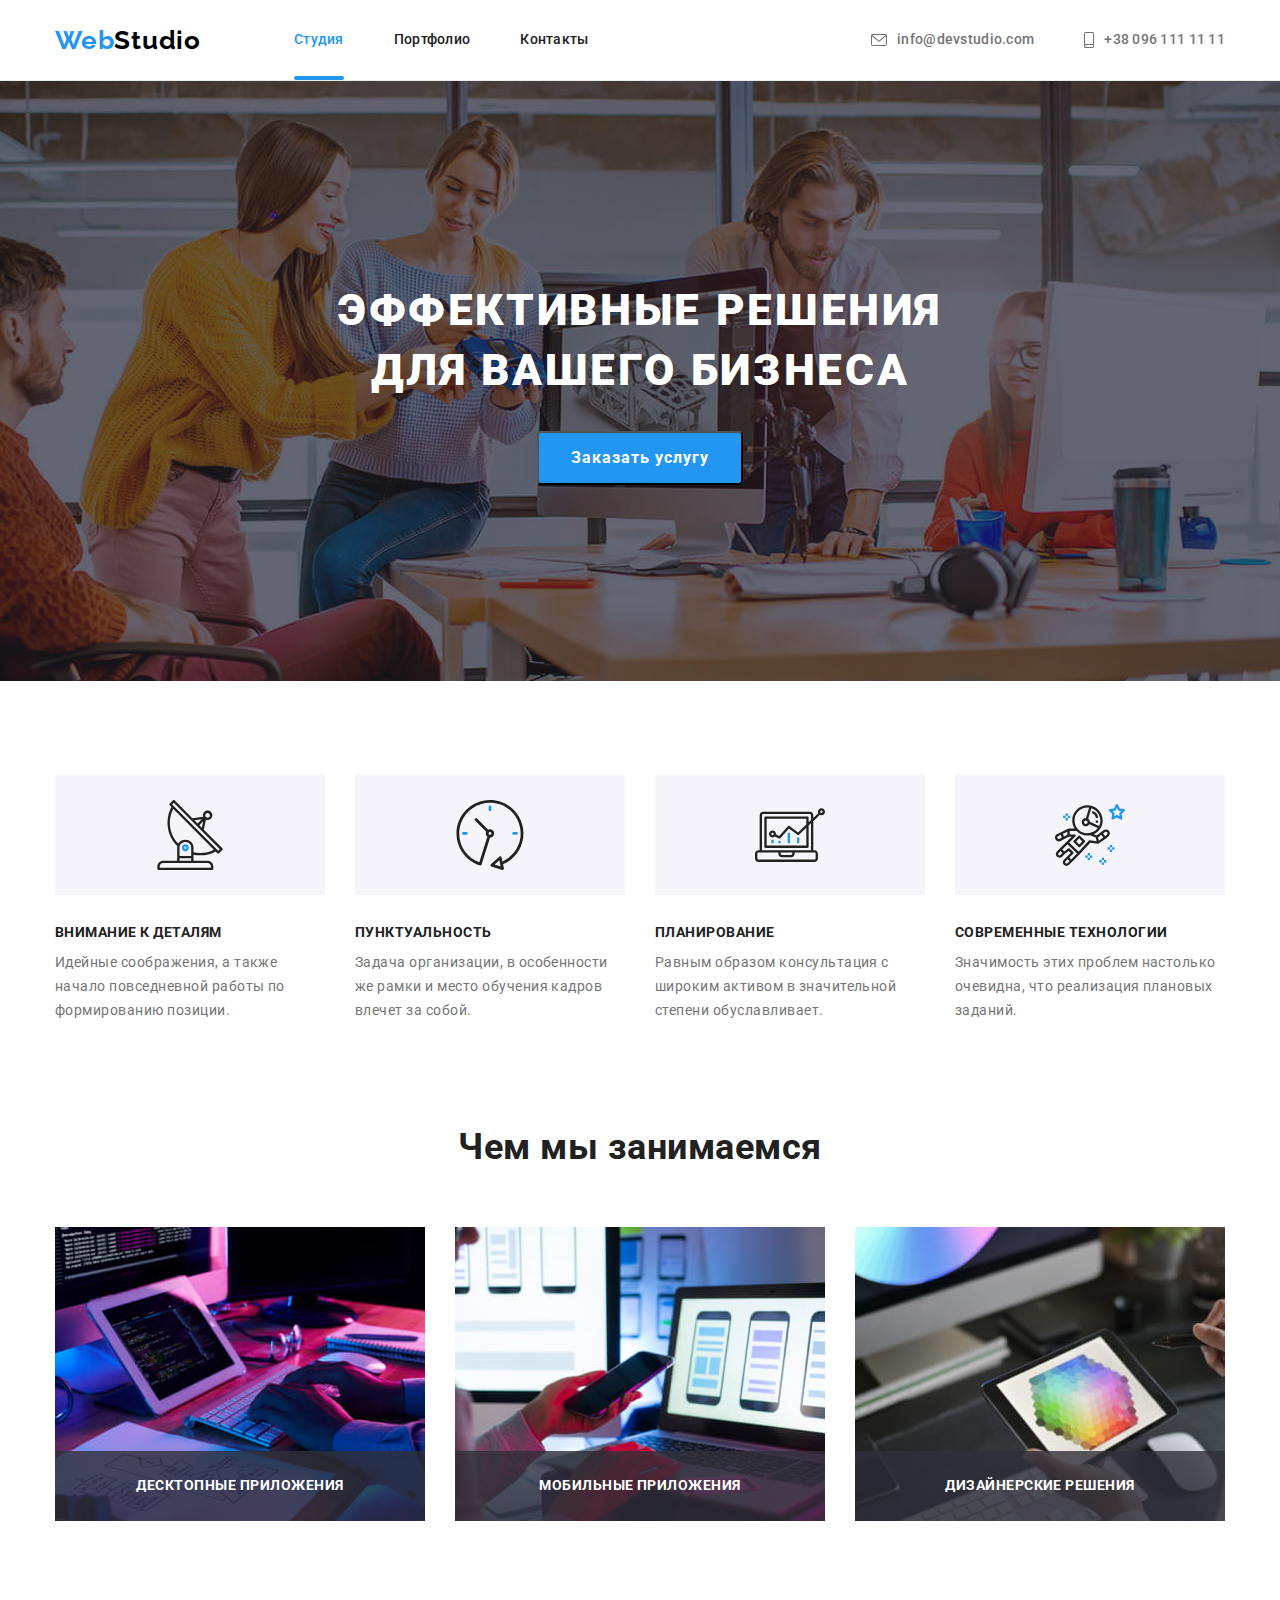
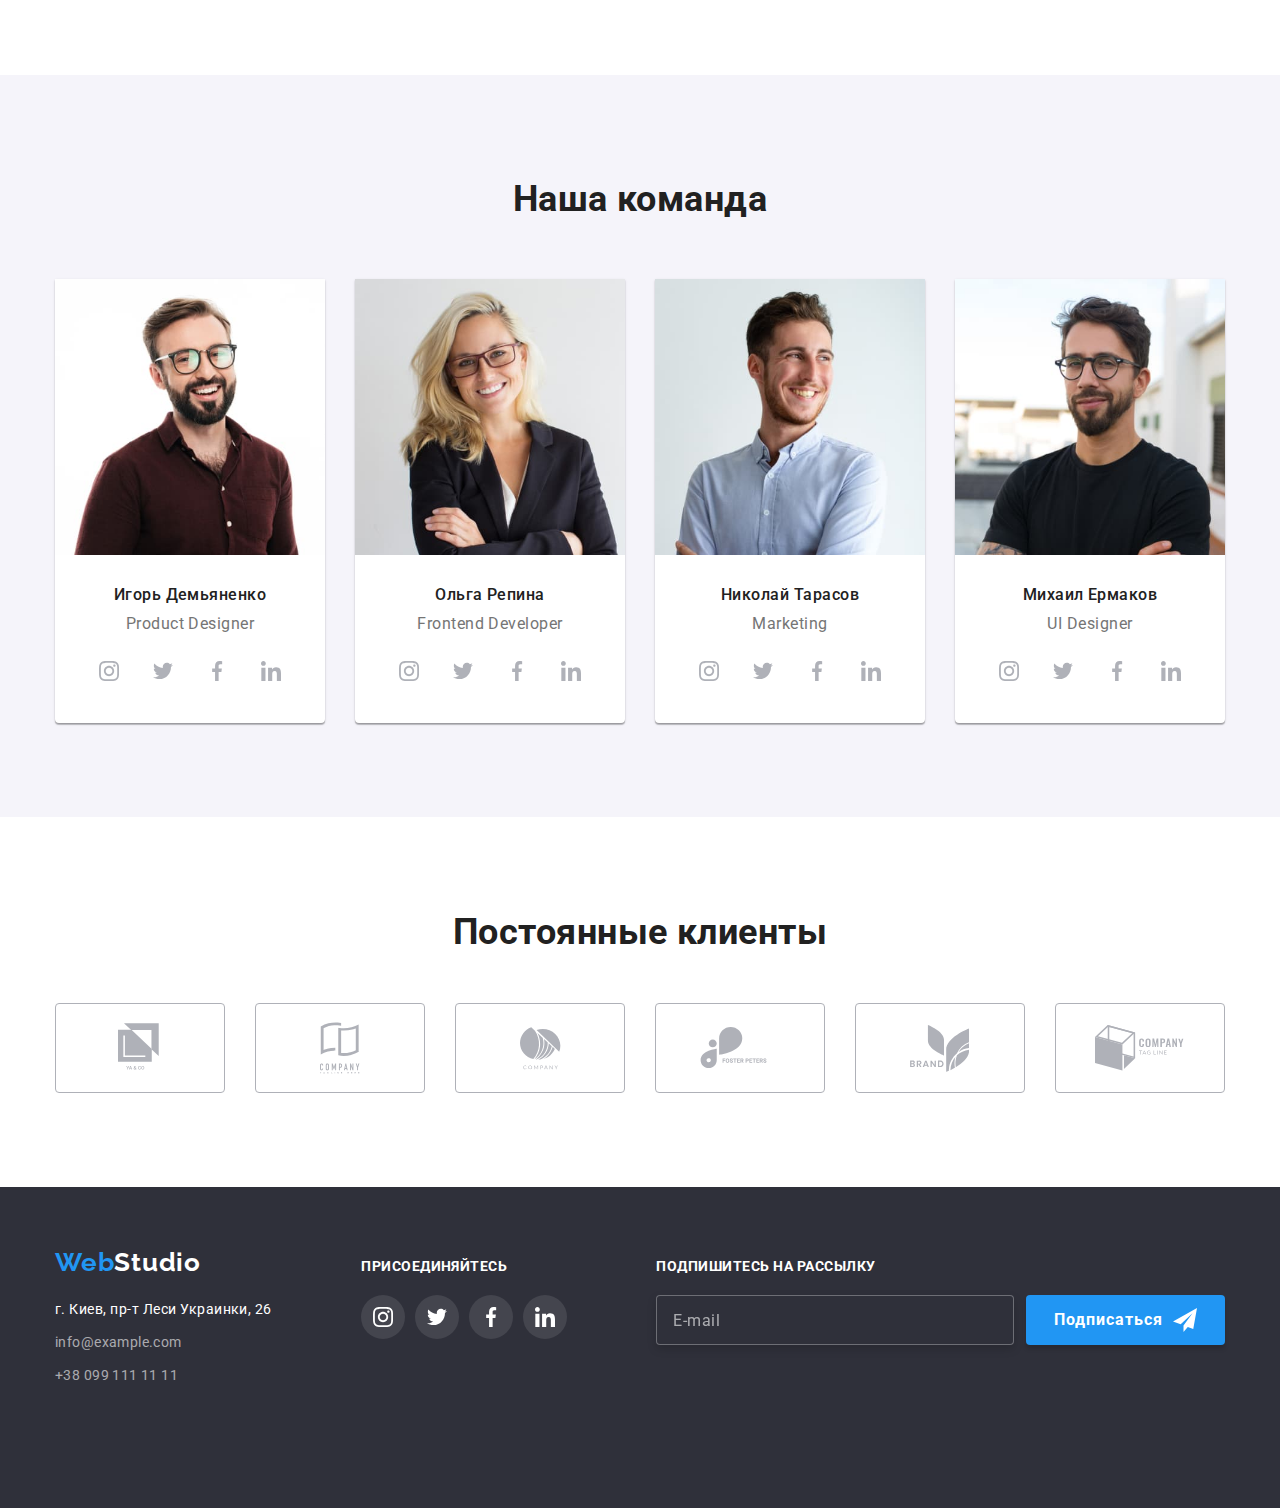
<file: index.html>
<!DOCTYPE html>
<html lang="ru">
  <head>
    <meta charset="UTF-8" />
    <meta
      name="viewport"
      content="width=device-width, initial-scale=1, maximum-scale=1, user-scalable=0"
    />
    <title>WebStudio</title>
    <link
      rel="stylesheet"
      href="https://cdnjs.cloudflare.com/ajax/libs/modern-normalize/1.0.0/modern-normalize.css"
    />
    <link rel="preconnect" href="https://fonts.gstatic.com" />
    <link
      href="https://fonts.googleapis.com/css2?family=Raleway:wght@700&family=Roboto:wght@400;500;700;900&display=swap"
      rel="stylesheet"
    />
    <link rel="stylesheet" href="./css/main.min.css" />
  </head>
  <body>
    <header class="header">
      <div class="nav-mobile container">
        <a class="logo header-logo" href="./index.html"
          ><span>Web</span>Studio</a
        >
        <button
          type="button"
          class="menu-button"
          data-menu-button
          aria-expanded="false"
        >
          <svg
            width="40"
            height="40"
            aria-label="Переключатель мобильного меню"
          >
            <use class="icon-cross" href="./images/sprite.svg#close_40px"></use>
            <use class="icon-menu" href="./images/sprite.svg#menu_40px"></use>
          </svg>
        </button>
        <div class="menu-container" data-menu>
          <ul class="nav-list">
            <li class="nav-item">
              <a class="nav-link" href="./index.html">Студия</a>
            </li>
            <li class="nav-item">
              <a class="nav-link" href="./portfolio.html">Портфолио</a>
            </li>
            <li class="nav-item">
              <a class="nav-link" href="">Контакты</a>
            </li>
          </ul>
          <ul class="nav-list nav-contacts">
            <li class="nav-item">
              <a class="nav-link contact contact-tell" href="tel:+380961111111">
                +38 096 111 11 11
              </a>
            </li>
            <li class="nav-item">
              <a
                class="nav-link contact contact-mail"
                href="mailto:info@devstudio.com"
              >
                info@devstudio.com</a
              >
            </li>
          </ul>
          <ul class="menu-social">
            <li class="menu-social-item">
              <a class="menu-social-link" href="">Instagram</a>
            </li>
            <li class="menu-social-item">
              <a class="menu-social-link" href="">Twitter</a>
            </li>
            <li class="menu-social-item">
              <a class="menu-social-link" href="">Facebook</a>
            </li>
            <li class="menu-social-item">
              <a class="menu-social-link" href="">LinkedIn</a>
            </li>
          </ul>
        </div>
      </div>
      <div class="container nav-container">
        <nav class="nav">
          <a class="logo header-logo" href="./index.html"
            ><span>Web</span>Studio</a
          >
          <ul class="nav-list">
            <li class="nav-item">
              <a class="nav-link current" href="./index.html">Студия</a>
            </li>
            <li class="nav-item">
              <a class="nav-link" href="./portfolio.html">Портфолио</a>
            </li>
            <li class="nav-item">
              <a class="nav-link" href="">Контакты</a>
            </li>
          </ul>
        </nav>
        <ul class="nav-list nav-contacts">
          <li class="nav-item">
            <a class="nav-link contact" href="mailto:info@devstudio.com">
              <svg class="nav-icon-env">
                <use href="./images/sprite.svg#icon-envelope"></use>
              </svg>
              info@devstudio.com</a
            >
          </li>
          <li class="nav-item">
            <a class="nav-link contact" href="tel:+380961111111">
              <svg class="nav-icon-smart" width="10" height="16">
                <use href="./images/sprite.svg#icon-smartphone"></use>
              </svg>
              +38 096 111 11 11
            </a>
          </li>
        </ul>
      </div>
    </header>
    <main>
      <section class="hero">
        <div class="container">
          <div class="hero-cont">
            <h1 class="hero-title">Эффективные решения для вашего бизнеса</h1>
            <button class="hero-button" data-modal-open>Заказать услугу</button>
          </div>
        </div>
      </section>

      <!--Описание особенностей-->

      <section class="advantage">
        <div class="container">
          <h2 class="visually-hidden">Особенности</h2>
          <ul class="advantage-list">
            <li class="advantage-item">
              <div class="svg-cont">
                <svg class="icon-advantage" width="70" height="70">
                  <use href="./images/sprite.svg#icon-antenna"></use>
                </svg>
              </div>
              <h3 class="advantage-title">Внимание к деталям</h3>
              <p class="advantage-text">
                Идейные соображения, а также начало повседневной работы по
                формированию позиции.
              </p>
            </li>
            <li class="advantage-item">
              <div class="svg-cont">
                <svg class="icon-advantage" width="70" height="70">
                  <use href="./images/sprite.svg#icon-clock"></use>
                </svg>
              </div>
              <h3 class="advantage-title">Пунктуальность</h3>
              <p class="advantage-text">
                Задача организации, в особенности же рамки и место обучения
                кадров влечет за собой.
              </p>
            </li>
            <li class="advantage-item">
              <div class="svg-cont">
                <svg class="icon-advantage" width="70" height="70">
                  <use href="./images/sprite.svg#icon-diagram"></use>
                </svg>
              </div>
              <h3 class="advantage-title">Планирование</h3>
              <p class="advantage-text">
                Равным образом консультация с широким активом в значительной
                степени обуславливает.
              </p>
            </li>
            <li class="advantage-item">
              <div class="svg-cont">
                <svg class="icon-advantage" width="70" height="70">
                  <use href="./images/sprite.svg#icon-astronaut"></use>
                </svg>
              </div>
              <h3 class="advantage-title">Современные технологии</h3>
              <p class="advantage-text">
                Значимость этих проблем настолько очевидна, что реализация
                плановых заданий.
              </p>
            </li>
          </ul>
        </div>
      </section>

      <!--Фото чем занимаемся-->

      <section class="work">
        <div class="container">
          <h2 class="work-title">Чем мы занимаемся</h2>
          <ul class="work-list">
            <li class="work-item">
              <img
                class="img"
                src="./images/img1.jpg"
                alt="разработка кода"
                width="370"
              />
              <div class="work-box">
                <p class="work-text">Десктопные приложения</p>
              </div>
            </li>

            <li class="work-item">
              <img
                class="img"
                src="./images/img2.jpg"
                alt="создание макета"
                width="370"
              />
              <div class="work-box">
                <p class="work-text">Мобильные приложения</p>
              </div>
            </li>
            <li class="work-item">
              <img
                class="img"
                src="./images/img3.jpg"
                alt="дизайн проект"
                width="370"
              />
              <div class="work-box">
                <p class="work-text">Дизайнерские решения</p>
              </div>
            </li>
          </ul>
        </div>
      </section>

      <!--Описание команды-->

      <section class="team">
        <div class="container">
          <h2 class="team-title">Наша команда</h2>
          <ul class="team-list">
            <li class="team-card">
              <img
                class="img"
                srcset="
                  ./images/team1.jpg        270w,
                  ./images/team1-tabl1x.jpg 354w,
                  ./images/team1-mob1x.jpg  450w
                "
                src="./images/team1.jpg"
                alt="фото Игоря Демьяненко"
              />
              <h3 class="team-item">Игорь Демьяненко</h3>
              <p class="team-text">Product Designer</p>
              <ul class="social-link-list social-link-list-bottom">
                <li class="social-item">
                  <a class="social-link social-link-card" href="">
                    <svg width="20" height="20">
                      <use href="./images/sprite.svg#icon-instagram"></use>
                    </svg>
                  </a>
                </li>
                <li class="social-item">
                  <a class="social-link social-link-card" href="">
                    <svg width="20" height="20">
                      <use href="./images/sprite.svg#icon-twitter"></use>
                    </svg>
                  </a>
                </li>
                <li class="social-item">
                  <a class="social-link social-link-card" href="">
                    <svg width="20" height="20">
                      <use href="./images/sprite.svg#icon-facebook"></use>
                    </svg>
                  </a>
                </li>
                <li class="social-item">
                  <a class="social-link social-link-card" href="">
                    <svg width="20" height="20">
                      <use href="./images/sprite.svg#icon-linkedin"></use>
                    </svg>
                  </a>
                </li>
              </ul>
            </li>
            <li class="team-card">
              <img
                class="img"
                srcset="
                  ./images/team2-mob1x.jpg  450w,
                  ./images/team2-tabl1x.jpg 354w,
                  ./images/team2.jpg        270w
                "
                src="./images/team2.jpg"
                alt="фото Ольги Репиной"
              />
              <h3 class="team-item">Ольга Репина</h3>
              <p class="team-text">Frontend Developer</p>
              <ul class="social-link-list social-link-list-bottom">
                <li class="social-item">
                  <a class="social-link social-link-card" href="">
                    <svg width="20" height="20">
                      <use href="./images/sprite.svg#icon-instagram"></use>
                    </svg>
                  </a>
                </li>
                <li class="social-item">
                  <a class="social-link social-link-card" href="">
                    <svg width="20" height="20">
                      <use href="./images/sprite.svg#icon-twitter"></use>
                    </svg>
                  </a>
                </li>
                <li class="social-item">
                  <a class="social-link social-link-card" href="">
                    <svg width="20" height="20">
                      <use href="./images/sprite.svg#icon-facebook"></use>
                    </svg>
                  </a>
                </li>
                <li class="social-item">
                  <a class="social-link social-link-card" href="">
                    <svg width="20" height="20">
                      <use href="./images/sprite.svg#icon-linkedin"></use>
                    </svg>
                  </a>
                </li>
              </ul>
            </li>
            <li class="team-card">
              <img
                class="img"
                srcset="
                  ./images/team3-mob1x.jpg  450w,
                  ./images/team3-tabl1x.jpg 354w,
                  ./images/team3.jpg        270w
                "
                src="./images/team3.jpg"
                alt="фото Николая Тарасова"
              />
              <h3 class="team-item">Николай Тарасов</h3>
              <p class="team-text">Marketing</p>
              <ul class="social-link-list social-link-list-bottom">
                <li class="social-item">
                  <a class="social-link social-link-card" href="">
                    <svg width="20" height="20">
                      <use href="./images/sprite.svg#icon-instagram"></use>
                    </svg>
                  </a>
                </li>
                <li class="social-item">
                  <a class="social-link social-link-card" href="">
                    <svg width="20" height="20">
                      <use href="./images/sprite.svg#icon-twitter"></use>
                    </svg>
                  </a>
                </li>
                <li class="social-item">
                  <a class="social-link social-link-card" href="">
                    <svg width="20" height="20">
                      <use href="./images/sprite.svg#icon-facebook"></use>
                    </svg>
                  </a>
                </li>
                <li class="social-item">
                  <a class="social-link social-link-card" href="">
                    <svg width="20" height="20">
                      <use href="./images/sprite.svg#icon-linkedin"></use>
                    </svg>
                  </a>
                </li>
              </ul>
            </li>
            <li class="team-card">
              <img
                class="img"
                srcset="
                  ./images/team4-mob1x.jpg  450w,
                  ./images/team4-tabl1x.jpg 354w,
                  ./images/team4.jpg        270w
                "
                src="./images/team4.jpg"
                alt="фото Михаила Ермакова"
              />
              <h3 class="team-item">Михаил Ермаков</h3>
              <p class="team-text">UI Designer</p>
              <ul class="social-link-list social-link-list-bottom">
                <li class="social-item">
                  <a class="social-link social-link-card" href="">
                    <svg width="20" height="20">
                      <use href="./images/sprite.svg#icon-instagram"></use>
                    </svg>
                  </a>
                </li>
                <li class="social-item">
                  <a class="social-link social-link-card" href="">
                    <svg width="20" height="20">
                      <use href="./images/sprite.svg#icon-twitter"></use>
                    </svg>
                  </a>
                </li>
                <li class="social-item">
                  <a class="social-link social-link-card" href="">
                    <svg width="20" height="20">
                      <use href="./images/sprite.svg#icon-facebook"></use>
                    </svg>
                  </a>
                </li>
                <li class="social-item">
                  <a class="social-link social-link-card" href="">
                    <svg width="20" height="20">
                      <use href="./images/sprite.svg#icon-linkedin"></use>
                    </svg>
                  </a>
                </li>
              </ul>
            </li>
          </ul>
        </div>
      </section>
      <section class="client">
        <div class="container">
          <h2 class="client-title">Постоянные клиенты</h2>
          <ul class="client-list">
            <li class="client-item">
              <a class="client-link" href="">
                <svg width="45" height="50">
                  <use href="./images/sprite.svg#icon-logo-1"></use>
                </svg>
              </a>
            </li>
            <li class="client-item">
              <a class="client-link" href="">
                <svg width="40" height="52">
                  <use href="./images/sprite.svg#icon-logo-2"></use>
                </svg>
              </a>
            </li>
            <li class="client-item">
              <a class="client-link" href="">
                <svg width="41" height="43">
                  <use href="./images/sprite.svg#icon-logo-3"></use>
                </svg>
              </a>
            </li>
            <li class="client-item">
              <a class="client-link" href="">
                <svg width="80" height="42">
                  <use href="./images/sprite.svg#icon-logo-4"></use>
                </svg>
              </a>
            </li>
            <li class="client-item">
              <a class="client-link" href="">
                <svg width="59" height="47">
                  <use href="./images/sprite.svg#icon-logo-5"></use>
                </svg>
              </a>
            </li>
            <li class="client-item">
              <a class="client-link" href="">
                <svg width="89" height="46">
                  <use href="./images/sprite.svg#icon-logo-6"></use>
                </svg>
              </a>
            </li>
          </ul>
        </div>
      </section>
    </main>
    <footer class="footer">
      <div class="container footer-cont">
        <div class="adress-logo">
          <a class="logo footer-logo" href="./index.html"
            ><span>Web</span>Studio</a
          >
          <address class="adress">
            <ul class="adress-list">
              <li class="adress-map">г. Киев, пр-т Леси Украинки, 26</li>
              <li>
                <a class="adress-item" href="mailto:info@example.com"
                  >info@example.com</a
                >
              </li>
              <li>
                <a class="adress-item" href="tel:+380991111111"
                  >+38 099 111 11 11</a
                >
              </li>
            </ul>
          </address>
        </div>
        <div class="footer-social">
          <h2 class="footer-title">присоединяйтесь</h2>
          <ul class="social-link-list footer-social-list">
            <li class="social-item">
              <a class="social-link footer-social-link" href="">
                <svg width="20" height="20">
                  <use href="./images/sprite.svg#icon-instagram"></use>
                </svg>
              </a>
            </li>
            <li class="social-item">
              <a class="social-link footer-social-link" href="">
                <svg width="20" height="20">
                  <use href="./images/sprite.svg#icon-twitter"></use>
                </svg>
              </a>
            </li>
            <li class="social-item">
              <a class="social-link footer-social-link" href="">
                <svg width="20" height="20">
                  <use href="./images/sprite.svg#icon-facebook"></use>
                </svg>
              </a>
            </li>
            <li class="social-item">
              <a class="social-link footer-social-link" href="">
                <svg width="20" height="20">
                  <use href="./images/sprite.svg#icon-linkedin"></use>
                </svg>
              </a>
            </li>
          </ul>
        </div>
        <div class="subscribe">
          <h2 class="footer-title">Подпишитесь на рассылку</h2>
          <form class="form" name="subscribe">
            <label class="email">
              <input
                class="email-input"
                type="email"
                name="email"
                placeholder="E-mail"
            /></label>
            <button class="button-subscribe" type="submit">
              <span class="subscribe-text">Подписаться</span>
              <svg width="24" height="24">
                <use href="./images/sprite.svg#icon-send"></use>
              </svg>
            </button>
          </form>
        </div>
      </div>
    </footer>
    <div class="backdrop is-hidden" data-modal>
      <div class="modal">
        <button class="button-close" data-modal-close>
          <svg width="11" height="11">
            <use href="./images/sprite.svg#icon-close"></use>
          </svg>
        </button>
        <h3 class="modal-title">Оставьте свои данные, мы вам перезвоним</h3>
        <form class="input-data" name="input-data">
          <div class="data-container">
            <label class="modal-label" for="modal-input-name">Имя</label>
            <div class="input-box">
              <input
                type="text"
                name="name"
                class="modal-input"
                id="modal-input-name"
              />
              <svg class="icon-modal" width="12" height="12">
                <use href="./images/sprite.svg#icon-man"></use>
              </svg>
            </div>
          </div>
          <div class="data-container">
            <label class="modal-label" for="modal-input-tel">Телефон</label>
            <div class="input-box">
              <input
                type="tel"
                name="tel"
                class="modal-input"
                id="modal-input-tel"
              />
              <svg class="icon-modal" width="13" height="13">
                <use href="./images/sprite.svg#icon-tell"></use>
              </svg>
            </div>
          </div>
          <div class="data-container">
            <label class="modal-label" for="modal-input-email">Почта</label>
            <div class="input-box">
              <input
                type="email"
                name="email"
                class="modal-input"
                id="modal-input-email"
              />
              <svg class="icon-modal" width="15" height="12">
                <use href="./images/sprite.svg#icon-mail"></use>
              </svg>
            </div>
          </div>
          <div class="data-text">
            <label class="modal-label" for="modal-input-text"
              >Комментарий</label
            >
            <textarea
              class="input-text"
              name="text-comment"
              id="modal-input-text"
              placeholder="Введите текст"
              rows="6"
            ></textarea>
          </div>
          <label class="check">
            <input
              class="visually-hidden checkbox"
              type="checkbox"
              name="checkbox"
              value="accept"
            />
            <span class="icon-check"></span>
            <span class="check-text"
              >Соглашаюсь с рассылкой и принимаю
              <a href="">Условия договора</a></span
            >
          </label>
          <button class="button-data" type="submit">
            <span class="button-data-text">Отправить</span>
          </button>
        </form>
      </div>
    </div>
    <script src="./js/menu.js"></script>
    <script src="./js/modal.js"></script>
  </body>
</html>
</file>
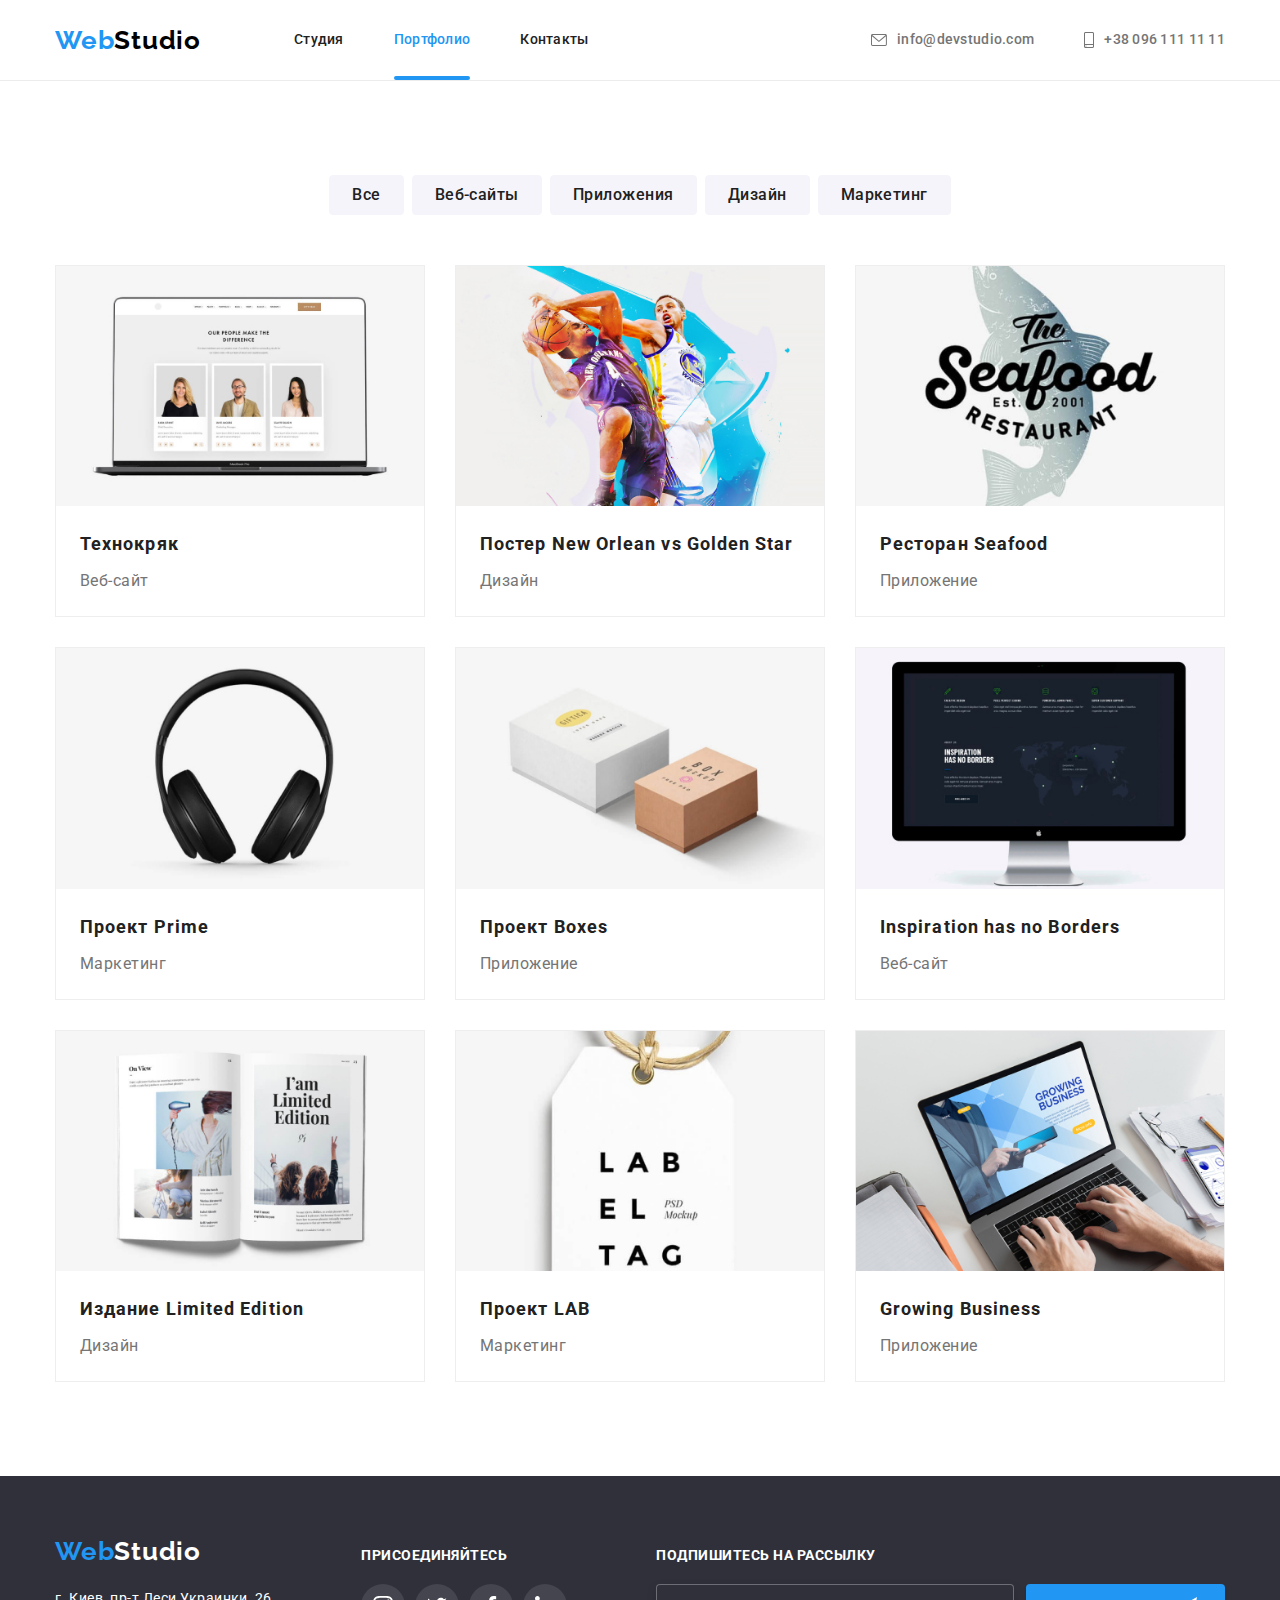
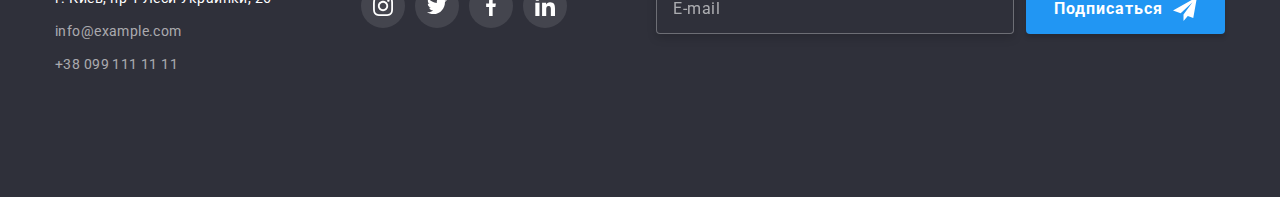
<file: portfolio.html>
<!DOCTYPE html>
<html lang="ru">
  <head>
    <meta charset="UTF-8" />
    <meta name="viewport" content="width=device-width, initial-scale=1.0" />
    <title>WebStudio</title>
    <link
      rel="stylesheet"
      href="https://cdnjs.cloudflare.com/ajax/libs/modern-normalize/1.0.0/modern-normalize.css"
    />
    <link rel="preconnect" href="https://fonts.gstatic.com" />
    <link
      href="https://fonts.googleapis.com/css2?family=Raleway:wght@700&family=Roboto:wght@400;500;700;900&display=swap"
      rel="stylesheet"
    />
    <link rel="stylesheet" href="./css/main.min.css" />
  </head>
  <body>
    <header class="header">
      <div class="nav-mobile container">
        <a class="logo header-logo" href="./index.html"
          ><span>Web</span>Studio</a
        >
        <button
          type="button"
          class="menu-button"
          data-menu-button
          aria-expanded="false"
        >
          <svg
            width="40"
            height="40"
            aria-label="Переключатель мобильного меню"
          >
            <use class="icon-cross" href="./images/sprite.svg#close_40px"></use>
            <use class="icon-menu" href="./images/sprite.svg#menu_40px"></use>
          </svg>
        </button>
        <div class="menu-container" data-menu>
          <ul class="nav-list">
            <li class="nav-item">
              <a class="nav-link" href="./index.html">Студия</a>
            </li>
            <li class="nav-item">
              <a class="nav-link" href="./portfolio.html">Портфолио</a>
            </li>
            <li class="nav-item">
              <a class="nav-link" href="">Контакты</a>
            </li>
          </ul>
          <ul class="nav-list nav-contacts">
            <li class="nav-item">
              <a class="nav-link contact contact-tell" href="tel:+380961111111">
                +38 096 111 11 11
              </a>
            </li>
            <li class="nav-item">
              <a
                class="nav-link contact contact-mail"
                href="mailto:info@devstudio.com"
              >
                info@devstudio.com</a
              >
            </li>
          </ul>
          <ul class="menu-social">
            <li class="menu-social-item">
              <a class="menu-social-link" href="">Instagram</a>
            </li>
            <li class="menu-social-item">
              <a class="menu-social-link" href="">Twitter</a>
            </li>
            <li class="menu-social-item">
              <a class="menu-social-link" href="">Facebook</a>
            </li>
            <li class="menu-social-item">
              <a class="menu-social-link" href="">LinkedIn</a>
            </li>
          </ul>
        </div>
      </div>
      <div class="container nav-container">
        <nav class="nav">
          <a class="logo header-logo" href="./index.html"
            ><span>Web</span>Studio</a
          >
          <ul class="nav-list">
            <li class="nav-item">
              <a class="nav-link" href="./index.html">Студия</a>
            </li>
            <li class="nav-item">
              <a class="nav-link current" href="./portfolio.html">Портфолио</a>
            </li>
            <li class="nav-item">
              <a class="nav-link" href="">Контакты</a>
            </li>
          </ul>
        </nav>
        <ul class="nav-list nav-contacts">
          <li class="nav-item">
            <a class="nav-link contact" href="mailto:info@devstudio.com">
              <svg class="nav-icon-env">
                <use href="./images/sprite.svg#icon-envelope"></use>
              </svg>
              info@devstudio.com</a
            >
          </li>
          <li class="nav-item">
            <a class="nav-link contact" href="tel:+380961111111">
              <svg class="nav-icon-smart" width="10" height="16">
                <use href="./images/sprite.svg#icon-smartphone"></use>
              </svg>
              +38 096 111 11 11
            </a>
          </li>
        </ul>
      </div>
    </header>
    <main>
      <div class="portfolio">
        <div class="container">
          <ul class="selection">
            <li class="selection-item">
              <button class="filter-button">Все</button>
            </li>
            <li class="selection-item">
              <button class="filter-button">Веб-сайты</button>
            </li>
            <li class="selection-item">
              <button class="filter-button">Приложения</button>
            </li>
            <li class="selection-item">
              <button class="filter-button">Дизайн</button>
            </li>
            <li class="selection-item">
              <button class="filter-button">Маркетинг</button>
            </li>
          </ul>
        </div>
        <div class="container">
          <section class="progect">
            <ul class="progect-list">
              <li class="progect-item">
                <a class="progect-link" href="">
                  <div class="progect-thumb">
                    <img
                      class="img"
                      srcset="
                        ./images/portf1-mob1x.jpg  450w,
                        ./images/portf1-tabl1x.jpg 354w,
                        ./images/portf1.jpg        370w
                      "
                      src="./images/portf1.jpg"
                      alt="открытый ноутбук"
                    />
                    <p class="text-overley">
                      Технокряк это современная площадка распространения
                      коронавируса. Компании используют эту платформу для
                      цифрового шпионажа и атак на защищённые сервера
                      конкурентов.
                    </p>
                  </div>

                  <div class="link-description">
                    <h3 class="progect-title">Технокряк</h3>
                    <p class="progect-text">Веб-сайт</p>
                  </div>
                </a>
              </li>
              <li class="progect-item">
                <a class="progect-link" href="">
                  <div class="progect-thumb">
                    <img
                      class="img"
                      srcset="
                        ./images/portf2-mob1x.jpg  450w,
                        ./images/portf2-tabl1x.jpg 354w,
                        ./images/portf2.jpg        370w
                      "
                      src="./images/portf2.jpg"
                      alt="два баскетболиста с мячем"
                    />
                    <p class="text-overley">
                      Технокряк это современная площадка распространения
                      коронавируса. Компании используют эту платформу для
                      цифрового шпионажа и атак на защищённые сервера
                      конкурентов.
                    </p>
                  </div>
                  <div class="link-description">
                    <h3 class="progect-title">
                      Постер New Orlean vs Golden Star
                    </h3>
                    <p class="progect-text">Дизайн</p>
                  </div>
                </a>
              </li>
              <li class="progect-item">
                <a class="progect-link" href="">
                  <div class="progect-thumb">
                    <img
                      class="img"
                      srcset="
                        ./images/portf3-mob1x.jpg  450w,
                        ./images/portf3-tabl1x.jpg 354w,
                        ./images/portf3.jpg        370w
                      "
                      src="./images/portf3.jpg"
                      alt="рыба с надписью"
                    />
                    <p class="text-overley">
                      Технокряк это современная площадка распространения
                      коронавируса. Компании используют эту платформу для
                      цифрового шпионажа и атак на защищённые сервера
                      конкурентов.
                    </p>
                  </div>
                  <div class="link-description">
                    <h3 class="progect-title">Ресторан Seafood</h3>
                    <p class="progect-text">Приложение</p>
                  </div>
                </a>
              </li>
              <li class="progect-item">
                <a class="progect-link" href="">
                  <div class="progect-thumb">
                    <img
                      class="img"
                      srcset="
                        ./images/portf4-mob1x.jpg  450w,
                        ./images/portf4-tabl1x.jpg 354w,
                        ./images/portf4.jpg        370w
                      "
                      src="./images/portf4.jpg"
                      alt="наушники"
                    />
                    <p class="text-overley">
                      Технокряк это современная площадка распространения
                      коронавируса. Компании используют эту платформу для
                      цифрового шпионажа и атак на защищённые сервера
                      конкурентов.
                    </p>
                  </div>
                  <div class="link-description">
                    <h3 class="progect-title">Проект Prime</h3>
                    <p class="progect-text">Маркетинг</p>
                  </div>
                </a>
              </li>
              <li class="progect-item">
                <a class="progect-link" href="">
                  <div class="progect-thumb">
                    <img
                      class="img"
                      srcset="
                        ./images/portf5-mob1x.jpg  450w,
                        ./images/portf5-tabl1x.jpg 354w,
                        ./images/portf5.jpg        370w
                      "
                      src="./images/portf5.jpg"
                      alt="две коробки"
                    />
                    <p class="text-overley">
                      Технокряк это современная площадка распространения
                      коронавируса. Компании используют эту платформу для
                      цифрового шпионажа и атак на защищённые сервера
                      конкурентов.
                    </p>
                  </div>
                  <div class="link-description">
                    <h3 class="progect-title">Проект Boxes</h3>
                    <p class="progect-text">Приложение</p>
                  </div>
                </a>
              </li>
              <li class="progect-item">
                <a class="progect-link" href="">
                  <div class="progect-thumb">
                    <img
                      class="img"
                      srcset="
                        ./images/portf6-mob1x.jpg  450w,
                        ./images/portf6-tabl1x.jpg 354w,
                        ./images/portf6.jpg        370w
                      "
                      src="./images/portf6.jpg"
                      alt="монитор"
                    />
                    <p class="text-overley">
                      Технокряк это современная площадка распространения
                      коронавируса. Компании используют эту платформу для
                      цифрового шпионажа и атак на защищённые сервера
                      конкурентов.
                    </p>
                  </div>
                  <div class="link-description">
                    <h3 class="progect-title">Inspiration has no Borders</h3>
                    <p class="progect-text">Веб-сайт</p>
                  </div>
                </a>
              </li>
              <li class="progect-item">
                <a class="progect-link" href="">
                  <div class="progect-thumb">
                    <img
                      class="img"
                      srcset="
                        ./images/portf7-mob1x.jpg  450w,
                        ./images/portf7-tabl1x.jpg 354w,
                        ./images/portf7.jpg        370w
                      "
                      src="./images/portf7.jpg"
                      alt="открытый журнал"
                    />
                    <p class="text-overley">
                      Технокряк это современная площадка распространения
                      коронавируса. Компании используют эту платформу для
                      цифрового шпионажа и атак на защищённые сервера
                      конкурентов.
                    </p>
                  </div>
                  <div class="link-description">
                    <h3 class="progect-title">Издание Limited Edition</h3>
                    <p class="progect-text">Дизайн</p>
                  </div>
                </a>
              </li>
              <li class="progect-item">
                <a class="progect-link" href="">
                  <div class="progect-thumb">
                    <img
                      class="img"
                      srcset="
                        ./images/portf8-mob1x.jpg  450w,
                        ./images/portf8-tabl1x.jpg 354w,
                        ./images/portf8.jpg        370w
                      "
                      src="./images/portf8.jpg"
                      alt="этикетка"
                    />
                    <p class="text-overley">
                      Технокряк это современная площадка распространения
                      коронавируса. Компании используют эту платформу для
                      цифрового шпионажа и атак на защищённые сервера
                      конкурентов.
                    </p>
                  </div>
                  <div class="link-description">
                    <h3 class="progect-title">Проект LAB</h3>
                    <p class="progect-text">Маркетинг</p>
                  </div>
                </a>
              </li>
              <li class="progect-item">
                <a class="progect-link" href="">
                  <div class="progect-thumb">
                    <img
                      class="img"
                      srcset="
                        ./images/portf9-mob1x.jpg  450w,
                        ./images/portf9-tabl1x.jpg 354w,
                        ./images/portf9.jpg        370w
                      "
                      src="./images/portf9.jpg"
                      alt="руки на клавиатуре"
                    />
                    <p class="text-overley">
                      Технокряк это современная площадка распространения
                      коронавируса. Компании используют эту платформу для
                      цифрового шпионажа и атак на защищённые сервера
                      конкурентов.
                    </p>
                  </div>
                  <div class="link-description">
                    <h3 class="progect-title">Growing Business</h3>
                    <p class="progect-text">Приложение</p>
                  </div>
                </a>
              </li>
            </ul>
          </section>
        </div>
      </div>
    </main>
    <footer class="footer">
      <div class="container footer-cont">
        <div class="adress-logo">
          <a class="logo footer-logo" href="./index.html"
            ><span>Web</span>Studio</a
          >
          <address class="adress">
            <ul class="adress-list">
              <li class="adress-map">г. Киев, пр-т Леси Украинки, 26</li>
              <li>
                <a class="adress-item" href="mailto:info@example.com"
                  >info@example.com</a
                >
              </li>
              <li>
                <a class="adress-item" href="tel:+380991111111"
                  >+38 099 111 11 11</a
                >
              </li>
            </ul>
          </address>
        </div>
        <div class="footer-social">
          <h2 class="footer-title">присоединяйтесь</h2>
          <ul class="social-link-list footer-social-list">
            <li class="social-item">
              <a class="social-link footer-social-link" href="">
                <svg width="20" height="20">
                  <use href="./images/sprite.svg#icon-instagram"></use>
                </svg>
              </a>
            </li>
            <li class="social-item">
              <a class="social-link footer-social-link" href="">
                <svg width="20" height="20">
                  <use href="./images/sprite.svg#icon-twitter"></use>
                </svg>
              </a>
            </li>
            <li class="social-item">
              <a class="social-link footer-social-link" href="">
                <svg width="20" height="20">
                  <use href="./images/sprite.svg#icon-facebook"></use>
                </svg>
              </a>
            </li>
            <li class="social-item">
              <a class="social-link footer-social-link" href="">
                <svg width="20" height="20">
                  <use href="./images/sprite.svg#icon-linkedin"></use>
                </svg>
              </a>
            </li>
          </ul>
        </div>
        <div class="subscribe">
          <h2 class="footer-title">Подпишитесь на рассылку</h2>
          <form class="form" name="subscribe">
            <label class="email">
              <input
                class="email-input"
                type="email"
                name="email"
                placeholder="E-mail"
            /></label>
            <button class="button-subscribe" type="submit">
              <span class="subscribe-text">Подписаться</span>
              <svg width="24" height="24">
                <use href="./images/sprite.svg#icon-send"></use>
              </svg>
            </button>
          </form>
        </div>
      </div>
    </footer>
    <script src="./js/menu.js"></script>
  </body>
</html>
</file>
<file: css/main.min.css>
.button-data,.button-subscribe,.client-link,.svg-cont,.social-item .social-link,.button-close{display:-webkit-box;display:-ms-flexbox;display:flex;-webkit-box-align:center;-ms-flex-align:center;align-items:center;-webkit-box-pack:center;-ms-flex-pack:center;justify-content:center}body{color:#212121;font-family:"Roboto",sans-serif;font-weight:700;letter-spacing:.03em}li{list-style-type:none}.img{display:block;max-width:100%;height:auto}.button-close{position:absolute;top:8px;right:8px;width:30px;height:30px;padding:0;border:1px solid rgba(0,0,0,.1);border-radius:50%;fill:#000;background-color:#fff;-webkit-transition:fill 250ms cubic-bezier(0.4, 0, 0.2, 1);transition:fill 250ms cubic-bezier(0.4, 0, 0.2, 1)}.button-close:focus,.button-close:hover{fill:#2196f3}.container{margin-left:auto;margin-right:auto;padding-left:15px;padding-right:15px}@media screen and (min-width: 480px){.container{width:480px}}@media screen and (min-width: 768px){.container{width:768px}}@media screen and (min-width: 1200px){.container{width:1200px}}.logo{font-family:"Raleway",sans-serif;font-style:normal;font-size:24px;line-height:1.17;letter-spacing:.03em;text-decoration:none}@media screen and (min-width: 1200px){.logo{font-size:26px;line-height:1.19}}.logo>span{color:#2196f3}.social-link-list{display:-webkit-box;display:-ms-flexbox;display:flex;-webkit-box-pack:center;-ms-flex-pack:center;justify-content:center;padding:0}.social-item{margin-right:10px}.social-item:last-child{margin-right:0}.social-item .social-link{width:44px;height:44px;padding:0;border-radius:50%}.visually-hidden{position:absolute;clip:rect(0 0 0 0);width:1px;height:1px;margin:-1px}.advantage{background-color:#fff;padding-top:60px}@media screen and (min-width: 768px){.advantage{padding-top:94px}}.advantage-list{margin:0;padding:0}@media screen and (min-width: 768px){.advantage-list{display:-webkit-box;display:-ms-flexbox;display:flex;-ms-flex-wrap:wrap;flex-wrap:wrap;margin:-15px}}@media screen and (min-width: 1200px){.advantage-list{-ms-flex-wrap:nowrap;flex-wrap:nowrap}}@media screen and (min-width: 768px){.advantage-item{width:calc((100% - 2 * 30px) / 2);margin:15px}}@media screen and (min-width: 1200px){.advantage-item{width:calc((100% - 4 * 30px) / 4)}}@media screen and (max-width: 767px){.advantage-item:not(:last-child){margin-bottom:30px}}.advantage-title{padding:0;margin:0 0 10px 0;text-align:center;font-size:14px;line-height:1.14;text-transform:uppercase}@media screen and (min-width: 768px){.advantage-title{text-align:left}}.advantage-text{padding:0;margin:0;color:#757575;font-size:14px;line-height:1.71;font-weight:400}.svg-cont{height:120px;background-color:#f5f4fa;margin-bottom:30px}.client{background-color:#fff;padding:60px 0 60px 0}@media screen and (min-width: 1200px){.client{padding:94px 0 94px 0}}.client-title{font-size:28px;line-height:1.17;text-align:center;margin:0 0 30px}@media screen and (min-width: 1200px){.client-title{font-size:36px;margin:0 0 50px}}.client-list{display:-webkit-box;display:-ms-flexbox;display:flex;-ms-flex-wrap:wrap;flex-wrap:wrap;-webkit-box-pack:center;-ms-flex-pack:center;justify-content:center;padding:0;margin:-15px}.client-item{margin:15px;width:calc((100% - 2 * 30px) / 2)}@media screen and (min-width: 768px){.client-item{width:calc((100% - 3 * 30px) / 3)}}@media screen and (min-width: 1200px){.client-item{width:calc((100% - 6 * 30px) / 6)}}.client-link{height:90px;border:1px solid #afb1b8;border-radius:4px;fill:#afb1b8;-webkit-transition:border 250ms cubic-bezier(0.4, 0, 0.2, 1),fill 250ms cubic-bezier(0.4, 0, 0.2, 1);transition:border 250ms cubic-bezier(0.4, 0, 0.2, 1),fill 250ms cubic-bezier(0.4, 0, 0.2, 1)}.client-link:hover,.client-link:focus{border:1px solid #2196f3;fill:#2196f3}.footer{background-color:#2f303a;padding:60px 0}.footer-logo{color:#fff}@media screen and (min-width: 768px){.footer-cont{display:-webkit-box;display:-ms-flexbox;display:flex;-ms-flex-pack:distribute;justify-content:space-around;-ms-flex-wrap:wrap;flex-wrap:wrap}}@media screen and (min-width: 1200px){.footer-cont{-ms-flex-wrap:nowrap;flex-wrap:nowrap;-webkit-box-pack:justify;-ms-flex-pack:justify;justify-content:space-between}}.footer-title{color:#fff;font-size:14px;line-height:1.14;text-transform:uppercase;text-align:center;margin:0 0 20px}@media screen and (min-width: 1200px){.footer-title{text-align:start}}.adress-logo{margin:0 auto 60px auto;text-align:center}@media screen and (min-width: 768px){.adress-logo{margin:0 0 60px 0}}@media screen and (min-width: 1200px){.adress-logo{text-align:start}}.adress-list{margin:20px 0 0 0;padding:0}.adress-map{color:#fff;font-family:"Roboto",sans-serif;font-style:normal;font-weight:400;font-size:14px;line-height:1.71}.adress-item{display:block;color:rgba(255,255,255,.6);font-family:"Roboto",sans-serif;font-style:normal;font-weight:400;font-size:14px;line-height:1.71;letter-spacing:.03em;text-decoration:none;margin-top:9px}.footer-social{margin-bottom:60px}@media screen and (min-width: 768px){.footer-social{padding-top:12px}}@media screen and (min-width: 1200px){.footer-social{margin-bottom:0}}.footer-social-list{margin:0}.footer-social-link{background-color:rgba(255,255,255,.1);fill:#fff;-webkit-transition:background-color 250ms cubic-bezier(0.4, 0, 0.2, 1);transition:background-color 250ms cubic-bezier(0.4, 0, 0.2, 1)}.footer-social-link:hover,.footer-social-link:focus{background-color:#2196f3}.subscribe{padding:0}@media screen and (min-width: 1200px){.subscribe{padding:12px 0 0 0}}.subscribe-text{font-family:inherit;font-weight:700;font-size:16px;line-height:1.87;letter-spacing:.06em;padding:0;margin:0 10px 0 0}@media screen and (min-width: 1200px){.form{display:-webkit-box;display:-ms-flexbox;display:flex}}.email{display:block}.email-input{width:100%;height:50px;margin:0 0 20px 0;padding-left:16px;color:#fff;font-weight:400;font-size:16px;line-height:1.25px;letter-spacing:.03em;background-color:#2f303a;border:1px solid rgba(255,255,255,.3);-webkit-filter:drop-shadow(0px 4px 4px rgba(0, 0, 0, 0.15));filter:drop-shadow(0px 4px 4px rgba(0, 0, 0, 0.15));border-radius:4px}@media screen and (min-width: 768px){.email-input{width:450px}}@media screen and (min-width: 1200px){.email-input{width:358px;margin:0 12px 0 0}}.email-input:focus{background-color:#2f303a}.email-input::-webkit-input-placeholder{color:rgba(255,255,255,.6)}.email-input::-moz-placeholder{color:rgba(255,255,255,.6)}.email-input:-ms-input-placeholder{color:rgba(255,255,255,.6)}.email-input::-ms-input-placeholder{color:rgba(255,255,255,.6)}.email-input::placeholder{color:rgba(255,255,255,.6)}.button-subscribe{color:#fff;background-color:#2196f3;border:0;padding:10px 28px;border-radius:4px;margin:0 auto;cursor:pointer;-webkit-box-shadow:0px 4px 4px rgba(0,0,0,.15);box-shadow:0px 4px 4px rgba(0,0,0,.15);fill:#fff}.header{background-color:#fff;border-bottom:1px solid #ececec}@media screen and (max-widht: 767px){.header{position:relative}}.header-logo{color:#212121;display:inline-block;padding-top:16px;padding-bottom:16px}@media screen and (min-width: 768px){.header-logo{padding-top:26px;padding-bottom:26px;margin-right:88px}}@media screen and (min-width: 1200px){.header-logo{color:#000;padding-top:25px;padding-bottom:24px;margin-right:93px}}.nav-container{display:none}@media screen and (min-width: 768px){.nav-container{display:-webkit-box;display:-ms-flexbox;display:flex}}.nav{display:-webkit-box;display:-ms-flexbox;display:flex;-webkit-box-align:center;-ms-flex-align:center;align-items:center}.nav-item{position:relative}.nav-icon-env{margin-right:8px;width:14px;height:10px;fill:currentColor}@media screen and (min-width: 1200px){.nav-icon-env{margin-right:10px;width:16px;height:12px}}.nav-icon-smart{margin-right:8px;width:10px;height:14px;fill:currentColor}@media screen and (min-width: 1200px){.nav-icon-smart{margin-right:10px;width:10px;height:16px}}.nav-list{margin:0;padding:0}@media screen and (min-width: 768px){.nav-list{display:-webkit-box;display:-ms-flexbox;display:flex}}@media screen and (min-width: 768px){.nav-list.nav-contacts{display:block;margin-left:auto;margin-top:21px}}@media screen and (min-width: 1200px){.nav-list.nav-contacts{margin-top:0;display:-webkit-box;display:-ms-flexbox;display:flex}}.nav-list.nav-contacts .nav-item{margin-right:0;margin-bottom:10px}.nav-list.nav-contacts .nav-item:last-child{margin-bottom:0}@media screen and (min-width: 1200px){.nav-list.nav-contacts .nav-item{margin-right:50px;margin-bottom:0}.nav-list.nav-contacts .nav-item:last-child{margin-right:0}}.nav-list.nav-contacts .nav-link{padding:0}@media screen and (min-width: 1200px){.nav-list.nav-contacts .nav-link{padding:32px 0}}.nav-list .nav-item{margin-bottom:32px}.nav-list .nav-item:last-child{margin-bottom:0}@media screen and (min-width: 768px){.nav-list .nav-item{margin-right:50px;margin-bottom:0}.nav-list .nav-item:last-child{margin-right:0}}.nav-link{color:#212121;font-family:"Roboto",sans-serif;font-weight:500;font-size:40px;line-height:1.18;letter-spacing:.02em;text-decoration:none;display:block;-webkit-transition:color 250ms cubic-bezier(0.4, 0, 0.2, 1);transition:color 250ms cubic-bezier(0.4, 0, 0.2, 1)}@media screen and (min-width: 768px){.nav-link{font-size:14px;line-height:1.14;letter-spacing:.02em;text-decoration:none;display:block;padding:32px 0}}.nav-link:hover,.nav-link:focus{color:#2196f3}.nav-link.contact{color:#757575;text-decoration:none}@media screen and (min-width: 768px){.nav-link.contact{display:-webkit-box;display:-ms-flexbox;display:flex;-webkit-box-align:center;-ms-flex-align:center;align-items:center}}.nav-link.contact.contact-tell{font-size:34px;line-height:1.18}.nav-link.contact.contact-mail{font-size:24px;line-height:1.17}.nav-link.contact:hover,.nav-link.contact:focus{color:#2196f3}@media screen and (min-width: 768px){.nav-link.current{color:#2196f3}.nav-link.current::after{content:"";position:absolute;bottom:0;left:0;display:block;width:100%;height:4px;background-color:#2196f3;border-radius:2px}}.menu-button{position:absolute;top:10px;right:15px;display:-webkit-inline-box;display:-ms-inline-flexbox;display:inline-flex;margin:0;padding:0;border:none;background-color:transparent;z-index:4;fill:#212121}.menu-button:hover,.menu-button:focus{fill:#2196f3}@media screen and (min-width: 768px){.menu-button{display:none}}.menu-button .icon-cross{display:none}.menu-button.is-open .icon-cross{display:block}.menu-button.is-open .icon-menu{display:none}@media screen and (min-width: 768px){.nav-mobile{display:none}}.menu-container{display:none;position:absolute;top:0;left:0;width:100%;min-height:100vh;height:100%;padding:48px 40px;background-color:#fff}.menu-container.is-open{display:-webkit-box;display:-ms-flexbox;display:flex;-webkit-box-orient:vertical;-webkit-box-direction:normal;-ms-flex-direction:column;flex-direction:column;-webkit-box-pack:justify;-ms-flex-pack:justify;justify-content:space-between;z-index:2}.menu-social{display:-webkit-box;display:-ms-flexbox;display:flex;-ms-flex-wrap:wrap;flex-wrap:wrap;margin:0;padding:0}.menu-social-item{padding-left:10px;padding-right:10px;border-right:1px solid rgba(33,33,33,.2)}.menu-social-item:first-child{padding-left:0}.menu-social-item:last-child{border-right:none;padding-right:0}.menu-social-link{display:block;text-decoration:none;color:#2196f3;font-weight:500;font-size:18px;line-height:1.22}.hero{color:#fff;height:400px;background-image:-webkit-gradient(linear, left top, left bottom, from(rgba(47, 48, 58, 0.4)), to(rgba(47, 48, 58, 0.4))),url(../images/hero-bg-mob2x.jpg);background-image:linear-gradient(rgba(47, 48, 58, 0.4), rgba(47, 48, 58, 0.4)),url(../images/hero-bg-mob2x.jpg);max-width:768px;margin-left:auto;margin-right:auto;background-color:#c4c4c4;background-repeat:no-repeat;background-position:center;background-size:cover;letter-spacing:.06em;text-align:center;padding-top:118px;padding-bottom:118px}@media screen and (min-width: 768px){.hero{background-image:-webkit-gradient(linear, left top, left bottom, from(rgba(47, 48, 58, 0.4)), to(rgba(47, 48, 58, 0.4))),url(../images/hero-bg-tab1x.jpg);background-image:linear-gradient(rgba(47, 48, 58, 0.4), rgba(47, 48, 58, 0.4)),url(../images/hero-bg-tab1x.jpg);max-width:1199px}}@media screen and (min-width: 1200px){.hero{background-image:-webkit-gradient(linear, left top, left bottom, from(rgba(47, 48, 58, 0.4)), to(rgba(47, 48, 58, 0.4))),url(../images/hero-bg-desk.jpg);background-image:linear-gradient(rgba(47, 48, 58, 0.4), rgba(47, 48, 58, 0.4)),url(../images/hero-bg-desk.jpg);max-width:1600px;height:600px;padding-top:200px;padding-bottom:200px}}.hero-cont{max-width:360px;margin:0 auto}@media screen and (min-width: 1200px){.hero-cont{max-width:700px}}.hero-title{font-weight:900;font-size:26px;line-height:1.62;text-transform:uppercase;margin:0;padding:0;letter-spacing:.06em}@media screen and (min-width: 1200px){.hero-title{font-size:44px;line-height:1.36}}.hero-button{color:#fff;background-color:#2196f3;font-family:inherit;font-weight:700;font-size:16px;line-height:1.88;letter-spacing:.06em;padding:10px 32px;border-radius:4px;margin:30px 0 0 0;cursor:pointer}.backdrop{position:fixed;top:0;left:0;width:100%;height:100%;padding:93px 15px;overflow-y:scroll;background-color:rgba(0,0,0,.2);opacity:1;-webkit-transition:opacity 250ms cubic-bezier(0.4, 0, 0.2, 1);transition:opacity 250ms cubic-bezier(0.4, 0, 0.2, 1)}.backdrop.is-hidden{opacity:0;pointer-events:none}.backdrop.is-hidden .modal{-webkit-transform:translate(-50%, -50%) scale(0.5);transform:translate(-50%, -50%) scale(0.5)}.icon-modal{position:absolute;top:50%;left:15px;-webkit-transform:translateY(-50%);transform:translateY(-50%);fill:#212121;-webkit-transition:fill 250ms cubic-bezier(0.4, 0, 0.2, 1);transition:fill 250ms cubic-bezier(0.4, 0, 0.2, 1)}.modal{position:relative;padding:40px;border-radius:4px;background-color:#fff;-webkit-box-shadow:0px 1px 3px rgba(0,0,0,.12),0px 1px 1px rgba(0,0,0,.14),0px 2px 1px rgba(0,0,0,.2);box-shadow:0px 1px 3px rgba(0,0,0,.12),0px 1px 1px rgba(0,0,0,.14),0px 2px 1px rgba(0,0,0,.2);-webkit-transition:-webkit-transform 250ms cubic-bezier(0.4, 0, 0.2, 1);transition:-webkit-transform 250ms cubic-bezier(0.4, 0, 0.2, 1);transition:transform 250ms cubic-bezier(0.4, 0, 0.2, 1);transition:transform 250ms cubic-bezier(0.4, 0, 0.2, 1), -webkit-transform 250ms cubic-bezier(0.4, 0, 0.2, 1)}@media screen and (min-width: 768px){.modal{position:absolute;top:50%;left:50%;-webkit-transform:translate(-50%, -50%) scale(1);transform:translate(-50%, -50%) scale(1);width:450px;height:610px}}@media screen and (min-width: 1200px){.modal{width:528px;height:581px}}.modal-title{padding:0;margin:0;font-size:20px;line-height:1.5;text-align:center}@media screen and (min-width: 1200px){.modal-title{line-height:1.15}}.modal-label{display:block;font-weight:400;font-size:12px;line-height:1.17;letter-spacing:.01em;color:#757575}.modal-input{padding-left:42px;width:100%;height:40px;border:1px solid rgba(33,33,33,.2);border-radius:4px;outline:none;-webkit-transition:border 250ms cubic-bezier(0.4, 0, 0.2, 1);transition:border 250ms cubic-bezier(0.4, 0, 0.2, 1)}.modal-input:focus{border:1px solid #2196f3}.modal-input:focus+.icon-modal{fill:#2196f3}.input-data{margin:12px 0 0 0;padding:0}.input-box{position:relative;margin-top:4px}.input-text{margin-top:4px;padding:12px 16px;width:100%;height:120px;resize:none;border:1px solid rgba(33,33,33,.2);border-radius:4px;outline:none;-webkit-transition:border 250ms cubic-bezier(0.4, 0, 0.2, 1);transition:border 250ms cubic-bezier(0.4, 0, 0.2, 1)}.input-text::-webkit-input-placeholder{color:rgba(117,117,117,.5);font-weight:400;font-size:12px;line-height:1.17;letter-spacing:.01em}.input-text::-moz-placeholder{color:rgba(117,117,117,.5);font-weight:400;font-size:12px;line-height:1.17;letter-spacing:.01em}.input-text:-ms-input-placeholder{color:rgba(117,117,117,.5);font-weight:400;font-size:12px;line-height:1.17;letter-spacing:.01em}.input-text::-ms-input-placeholder{color:rgba(117,117,117,.5);font-weight:400;font-size:12px;line-height:1.17;letter-spacing:.01em}.input-text::placeholder{color:rgba(117,117,117,.5);font-weight:400;font-size:12px;line-height:1.17;letter-spacing:.01em}.input-text:focus{border:1px solid #2196f3}.data-container{margin-bottom:10px}.data-text{margin-bottom:20px}.check{position:relative;display:block;margin:0 0 30px;padding:0}.check-text{color:#757575;padding-left:20px;font-weight:400;font-size:12px;line-height:1.17}@media screen and (min-width: 1200px){.check-text{margin:0 10px 30px;font-size:14px;line-height:1.71}}.check-text>a{color:#2196f3;-webkit-text-decoration-skip-ink:none;text-decoration-skip-ink:none}.icon-check{position:absolute;top:50%;left:0;-webkit-transform:translateY(-50%);transform:translateY(-50%);width:16px;height:15px;background-image:url("../images/check1.svg")}.checkbox:checked+.icon-check{background-image:url("../images/iconcheck.svg")}.button-data{padding:10px 55px;margin:0 auto;color:#fff;background-color:#2196f3;border:0;border-radius:4px;cursor:pointer;-webkit-box-shadow:0px 4px 4px rgba(0,0,0,.15);box-shadow:0px 4px 4px rgba(0,0,0,.15);-webkit-transition:background-color 250ms cubic-bezier(0.4, 0, 0.2, 1);transition:background-color 250ms cubic-bezier(0.4, 0, 0.2, 1)}.button-data-text{font-family:inherit;font-weight:700;font-size:16px;line-height:1.87;letter-spacing:.06em;padding:0}.button-data:hover,.button-data:focus{background-color:#188ce8}.selection{display:-webkit-box;display:-ms-flexbox;display:flex;-ms-flex-wrap:wrap;flex-wrap:wrap;-ms-flex-line-pack:start;align-content:flex-start;margin:0;padding:0}@media screen and (min-width: 768px){.selection{-ms-flex-wrap:nowrap;flex-wrap:nowrap;-webkit-box-pack:center;-ms-flex-pack:center;justify-content:center}}.selection-item{margin:0 8px 0 0}.selection .selection-item:last-child{margin-right:0}.filter-button{color:#212121;background-color:#f5f4fa;font-family:inherit;font-style:normal;font-weight:500;font-size:16px;line-height:1.62;text-align:center;letter-spacing:.03em;border:1px solid #f5f4fa;cursor:pointer;border-radius:4px;padding:6px 22px;-webkit-transition:background-color 250ms cubic-bezier(0.4, 0, 0.2, 1),color 250ms cubic-bezier(0.4, 0, 0.2, 1),-webkit-box-shadow 250ms cubic-bezier(0.4, 0, 0.2, 1);transition:background-color 250ms cubic-bezier(0.4, 0, 0.2, 1),color 250ms cubic-bezier(0.4, 0, 0.2, 1),-webkit-box-shadow 250ms cubic-bezier(0.4, 0, 0.2, 1);transition:background-color 250ms cubic-bezier(0.4, 0, 0.2, 1),color 250ms cubic-bezier(0.4, 0, 0.2, 1),box-shadow 250ms cubic-bezier(0.4, 0, 0.2, 1);transition:background-color 250ms cubic-bezier(0.4, 0, 0.2, 1),color 250ms cubic-bezier(0.4, 0, 0.2, 1),box-shadow 250ms cubic-bezier(0.4, 0, 0.2, 1),-webkit-box-shadow 250ms cubic-bezier(0.4, 0, 0.2, 1)}.filter-button:hover,.filter-button:focus{color:#fff;background-color:#2196f3;-webkit-box-shadow:0px 3px 1px rgba(0,0,0,.1),0px 1px 2px rgba(0,0,0,.08),0px 2px 2px rgba(0,0,0,.12);box-shadow:0px 3px 1px rgba(0,0,0,.1),0px 1px 2px rgba(0,0,0,.08),0px 2px 2px rgba(0,0,0,.12)}.portfolio{background-color:#fff;padding-top:60px}@media screen and (min-width: 1200px){.portfolio{padding-top:94px}}.progect{padding-top:40px;padding-bottom:60px}@media screen and (min-width: 768px){.progect{padding-top:30px}}@media screen and (min-width: 1200px){.progect{padding-top:50px;padding-bottom:94px}}.progect-list{margin:0;padding:0}@media screen and (min-width: 768px){.progect-list{display:-webkit-box;display:-ms-flexbox;display:flex;-ms-flex-wrap:wrap;flex-wrap:wrap;margin:-15px}}.progect-item{max-width:450px;margin-bottom:30px}.progect-item:last-child{margin-bottom:0}@media screen and (min-width: 768px){.progect-item{margin:15px;width:calc((100% - 2 * 30px) / 2)}}@media screen and (min-width: 1200px){.progect-item{width:calc((100% - 3 * 30px) / 3)}}.progect-link{background:#fff;font-family:"Roboto",sans-serif;font-style:normal;text-decoration:none;border:1px solid #eee;display:block;-webkit-transition:-webkit-box-shadow 250ms cubic-bezier(0.4, 0, 0.2, 1);transition:-webkit-box-shadow 250ms cubic-bezier(0.4, 0, 0.2, 1);transition:box-shadow 250ms cubic-bezier(0.4, 0, 0.2, 1);transition:box-shadow 250ms cubic-bezier(0.4, 0, 0.2, 1), -webkit-box-shadow 250ms cubic-bezier(0.4, 0, 0.2, 1)}.progect-link:hover,.progect-link:focus{-webkit-box-shadow:0px 1px 1px rgba(0,0,0,.12),0px 4px 4px rgba(0,0,0,.06),1px 4px 6px rgba(0,0,0,.16);box-shadow:0px 1px 1px rgba(0,0,0,.12),0px 4px 4px rgba(0,0,0,.06),1px 4px 6px rgba(0,0,0,.16)}.progect-title{color:#212121;font-weight:700;font-size:18px;line-height:2;letter-spacing:.06em;margin:0}.progect-text{color:#757575;font-weight:400;font-size:16px;line-height:1.87;letter-spacing:.03em;margin:4px 0 0 0}.progect-thumb{position:relative;overflow:hidden}.text-overley{position:absolute;top:100%;left:0;width:100%;height:100%;margin:0;padding:63px 24px;font-weight:400;font-size:18px;line-height:1.56;color:#fff;background-color:rgba(33,150,243,.9);-webkit-transition:-webkit-transform 250ms cubic-bezier(0.4, 0, 0.2, 1);transition:-webkit-transform 250ms cubic-bezier(0.4, 0, 0.2, 1);transition:transform 250ms cubic-bezier(0.4, 0, 0.2, 1);transition:transform 250ms cubic-bezier(0.4, 0, 0.2, 1), -webkit-transform 250ms cubic-bezier(0.4, 0, 0.2, 1)}.progect-link:hover .text-overley,.progect-link:focus .text-overley{-webkit-transform:translateY(-100%);transform:translateY(-100%)}.link-description{padding:20px 24px}.team{background-color:#f5f4fa;padding-top:60px;padding-bottom:60px;margin-top:60px}@media screen and (min-width: 1200px){.team{padding-top:94px;padding-bottom:94px}}.team-title{font-size:28px;line-height:1.18;text-align:center;margin:0 0 50px 0;padding:0}@media screen and (min-width: 1200px){.team-title{font-size:36px;line-height:1.67}}.team-list{margin:30px 0 0 0;padding:0}@media screen and (min-width: 768px){.team-list{margin:-15px;display:-webkit-box;display:-ms-flexbox;display:flex;-ms-flex-wrap:wrap;flex-wrap:wrap}}@media screen and (min-width: 1200px){.team-list{-ms-flex-wrap:nowrap;flex-wrap:nowrap}}.team-card{max-width:450px;padding-bottom:24px;background-color:#fff;-webkit-box-shadow:0px 1px 3px rgba(0,0,0,.12),0px 1px 1px rgba(0,0,0,.14),0px 2px 1px rgba(0,0,0,.2);box-shadow:0px 1px 3px rgba(0,0,0,.12),0px 1px 1px rgba(0,0,0,.14),0px 2px 1px rgba(0,0,0,.2);border-radius:0px 0px 4px 4px}@media screen and (min-width: 768px){.team-card{max-width:354px;margin:15px;padding-bottom:0}}@media screen and (min-width: 1200px){.team-card{max-width:270px}}@media screen and (max-width: 767px){.team-list .team-card:not(:last-child){margin-bottom:30px}}.team-item{font-weight:500;font-size:16px;line-height:1.19;text-align:center;margin:30px 0 0;padding:0}.team-text{color:#757575;font-weight:400;font-size:16px;line-height:1.19;text-align:center;margin:10px 0 16px;padding:0}@media screen and (min-width: 768px){.social-link-list-bottom{margin:0 0 24px}}@media screen and (min-width: 1200px){.social-link-list-bottom{margin:0 0 30px}}.social-link-card{background-color:#fff;fill:#afb1b8;-webkit-transition:background-color 250ms cubic-bezier(0.4, 0, 0.2, 1),fill 250ms cubic-bezier(0.4, 0, 0.2, 1);transition:background-color 250ms cubic-bezier(0.4, 0, 0.2, 1),fill 250ms cubic-bezier(0.4, 0, 0.2, 1)}.social-link:hover,.social-link:focus{background-color:#2196f3;fill:#fff}.work{display:none;background-color:#fff;padding-top:94px;padding-bottom:94px}@media screen and (min-width: 1200px){.work{display:block}}.work-title{font-size:36px;line-height:1.67;text-align:center;padding:0;margin:0}.work-list{display:-webkit-box;display:-ms-flexbox;display:flex;padding:0;margin:50px 0 0 0}.work-item{margin-right:30px;position:relative}.work-list .work-item:last-child{margin-right:0}.work-box{position:absolute;width:100%;bottom:0;padding:27px 0 27px 0;font-style:normal;font-size:14px;line-height:1.14;text-align:center;text-transform:uppercase;color:#fff;background:rgba(47,48,58,.8)}.work-text{margin:0}/*# sourceMappingURL=main.min.css.map */
</file>
